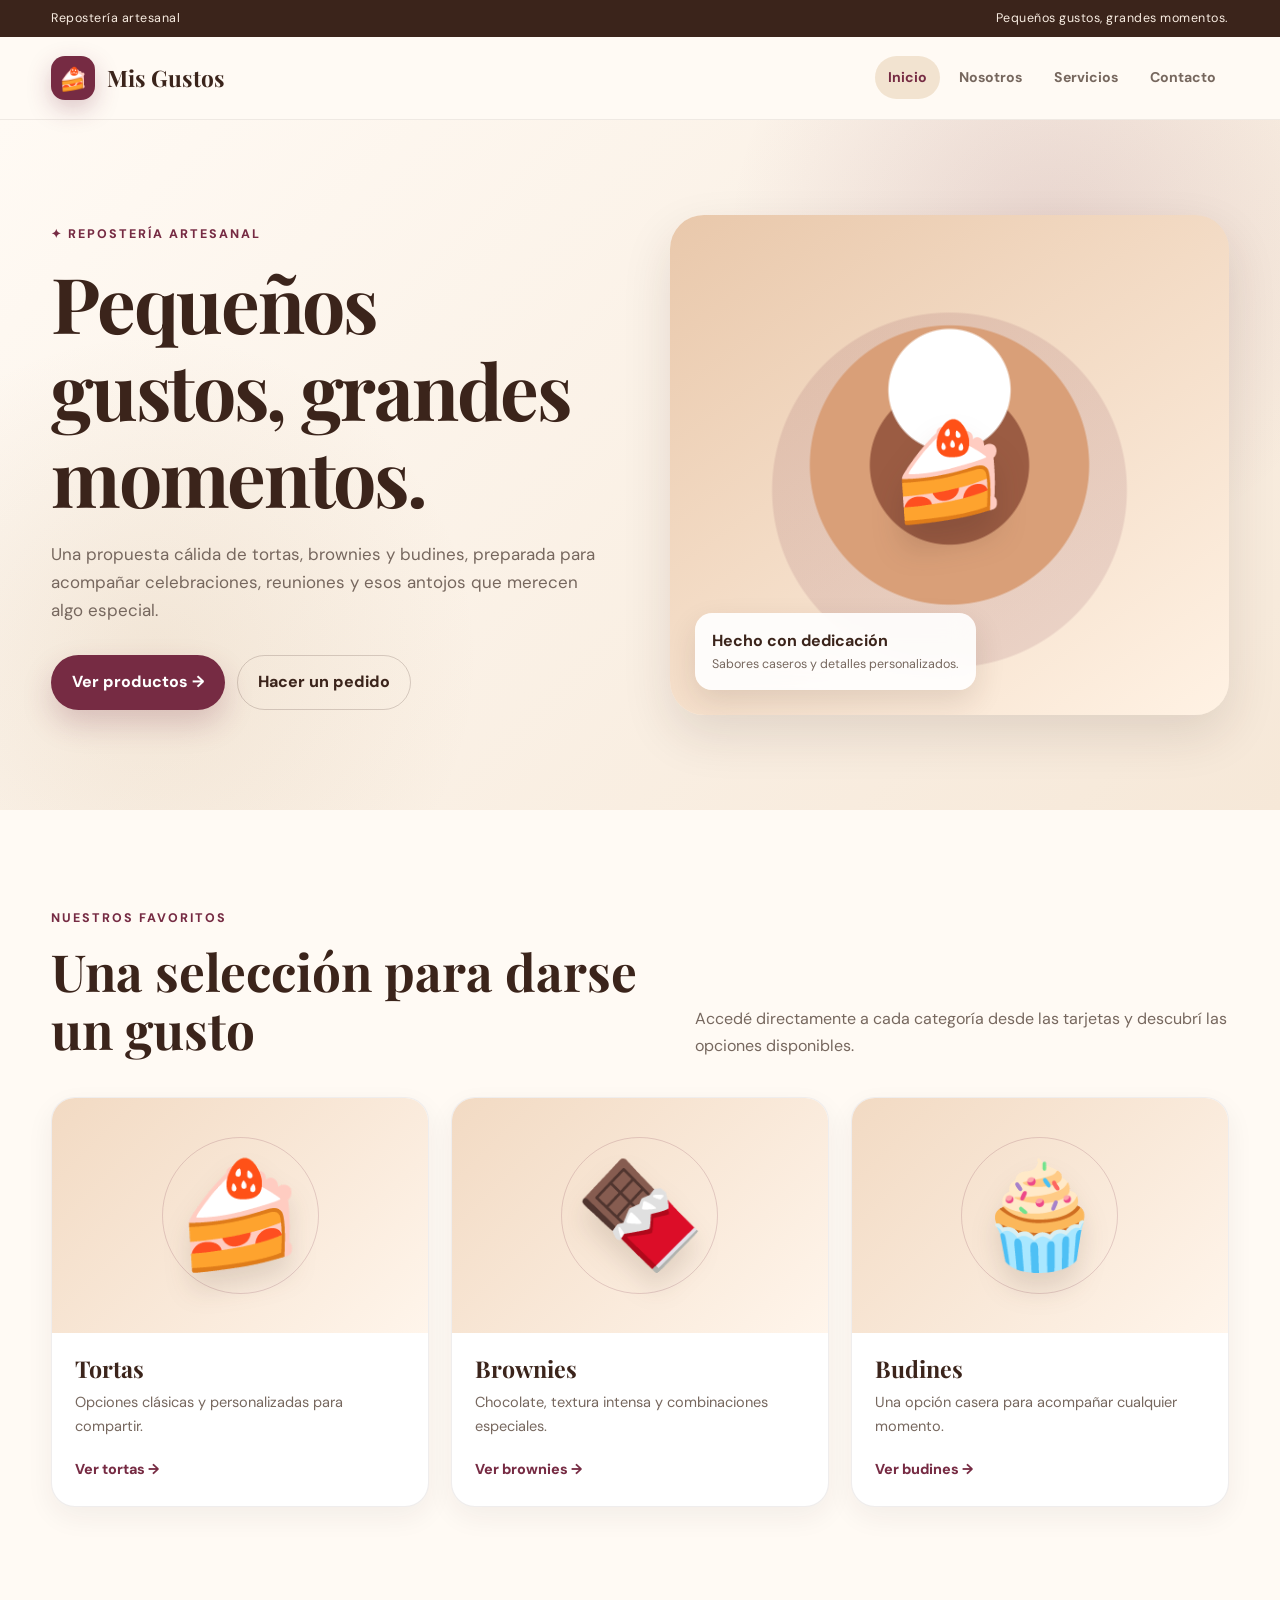
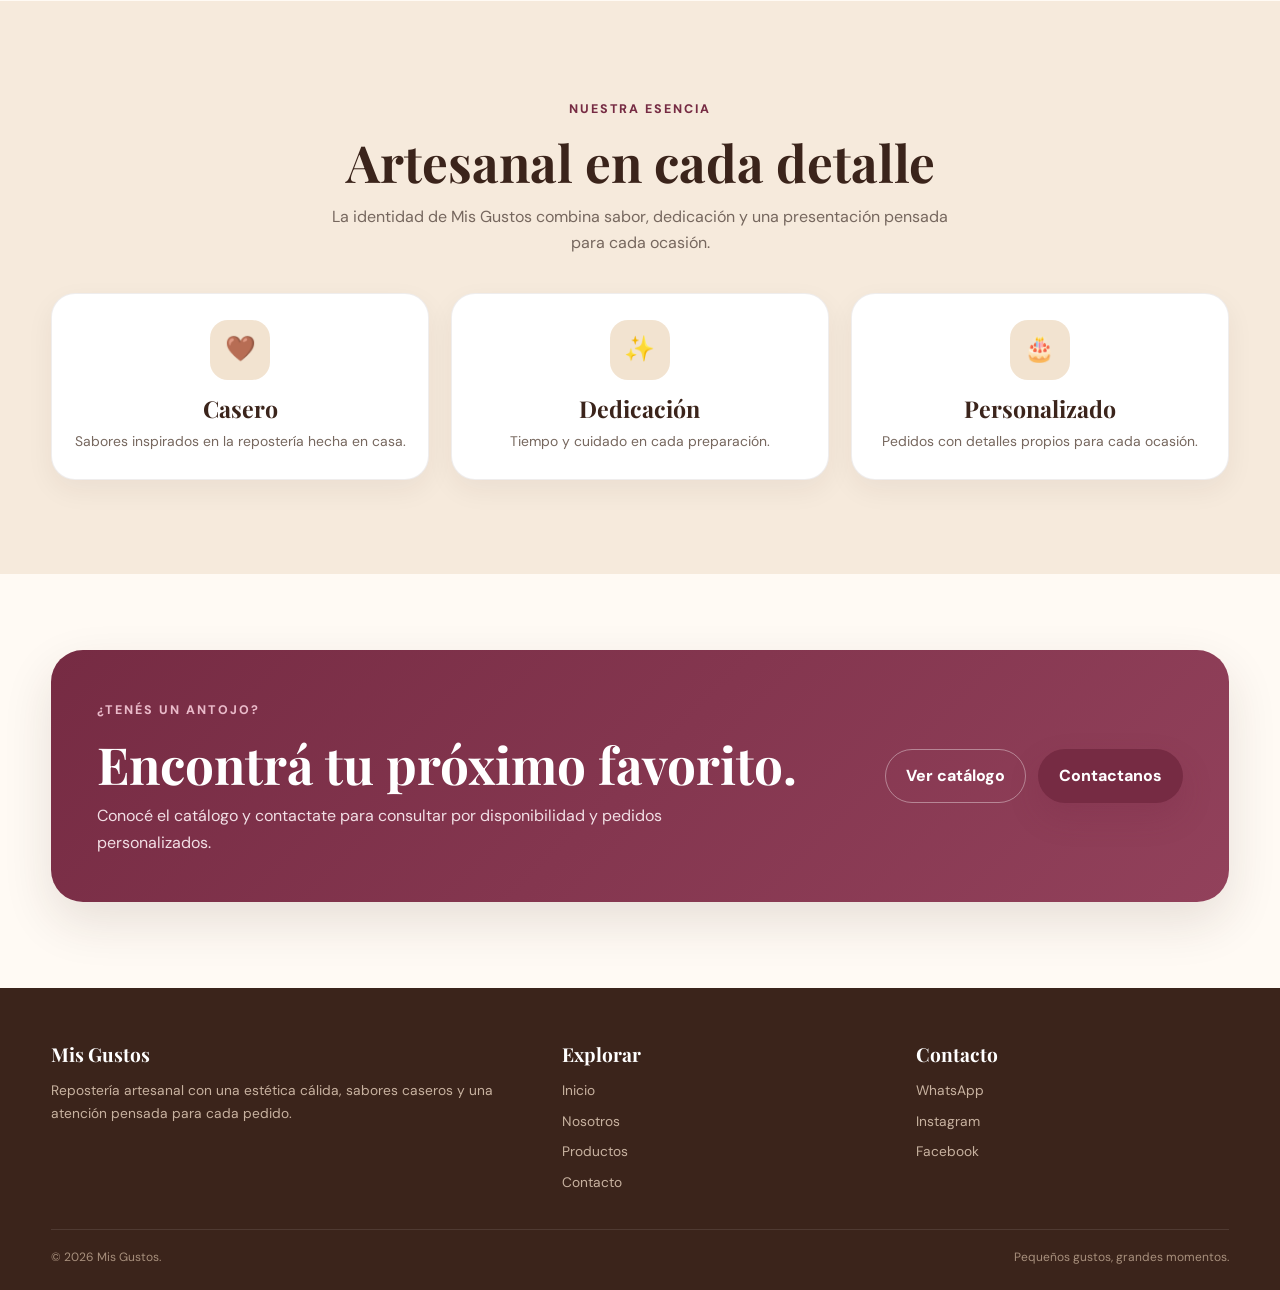
<file: index.html>
<!DOCTYPE html>
<html lang="es">
<head>
<meta charset="UTF-8">
<meta name="viewport" content="width=device-width, initial-scale=1.0">
<meta name="description" content="Inicio | Mis Gustos — Repostería artesanal">
<title>Inicio | Mis Gustos</title>
<link rel="stylesheet" href="css/estilos.css">
</head>
<body>
<div class="topbar"><div class="container"><span>Repostería artesanal</span><span>Pequeños gustos, grandes momentos.</span></div></div>

<header>
  <div class="container nav">
    <a class="logo" href="index.html" aria-label="Mis Gustos"><span class="logo-mark">🍰</span><span>Mis Gustos</span></a>
    <button class="menu-toggle" aria-label="Abrir menú" aria-expanded="false">☰</button>
    <nav aria-label="Navegación principal">
      <ul class="nav-links">
        <li><a class="active" href="index.html">Inicio</a></li><li><a class="" href="nosotros.html">Nosotros</a></li><li><a class="" href="servicios.html">Servicios</a></li><li><a class="" href="contacto.html">Contacto</a></li>
      </ul>
    </nav>
  </div>
</header>


<main>
<section class="hero">
  <div class="container hero-grid">
    <div>
      <span class="eyebrow">✦ Repostería artesanal</span>
      <h1>Pequeños gustos, grandes momentos.</h1>
      <p>Una propuesta cálida de tortas, brownies y budines, preparada para acompañar celebraciones, reuniones y esos antojos que merecen algo especial.</p>
      <div class="actions">
        <a class="btn btn-primary" href="servicios.html#productos">Ver productos →</a>
        <a class="btn btn-outline" href="contacto.html#contacto">Hacer un pedido</a>
      </div>
    </div>
    <div class="hero-art">
      <div class="floating-note"><strong>Hecho con dedicación</strong><span>Sabores caseros y detalles personalizados.</span></div>
    </div>
  </div>
</section>

<section class="section" id="favoritos">
  <div class="container">
    <div class="section-head">
      <div><span class="eyebrow">Nuestros favoritos</span><h2>Una selección para darse un gusto</h2></div>
      <p>Accedé directamente a cada categoría desde las tarjetas y descubrí las opciones disponibles.</p>
    </div>
    <div class="cards-3">
      <article class="card product-card"><div class="product-art cake"></div><div class="card-body"><h3>Tortas</h3><p>Opciones clásicas y personalizadas para compartir.</p><a class="link" href="servicios.html#tortas">Ver tortas →</a></div></article>
      <article class="card product-card"><div class="product-art brownie"></div><div class="card-body"><h3>Brownies</h3><p>Chocolate, textura intensa y combinaciones especiales.</p><a class="link" href="servicios.html#brownies">Ver brownies →</a></div></article>
      <article class="card product-card"><div class="product-art budin"></div><div class="card-body"><h3>Budines</h3><p>Una opción casera para acompañar cualquier momento.</p><a class="link" href="servicios.html#budines">Ver budines →</a></div></article>
    </div>
  </div>
</section>

<section class="section soft" id="esencia">
  <div class="container">
    <div class="center"><span class="eyebrow">Nuestra esencia</span><h2>Artesanal en cada detalle</h2><p>La identidad de Mis Gustos combina sabor, dedicación y una presentación pensada para cada ocasión.</p></div>
    <div class="cards-3" style="margin-top:36px">
      <div class="card value"><div class="value-icon">🤎</div><h3>Casero</h3><p>Sabores inspirados en la repostería hecha en casa.</p></div>
      <div class="card value"><div class="value-icon">✨</div><h3>Dedicación</h3><p>Tiempo y cuidado en cada preparación.</p></div>
      <div class="card value"><div class="value-icon">🎂</div><h3>Personalizado</h3><p>Pedidos con detalles propios para cada ocasión.</p></div>
    </div>
  </div>
</section>

<section class="cta">
  <div class="container">
    <div class="cta-box">
      <div><span class="eyebrow" style="color:#e9bac9">¿Tenés un antojo?</span><h2>Encontrá tu próximo favorito.</h2><p>Conocé el catálogo y contactate para consultar por disponibilidad y pedidos personalizados.</p></div>
      <div class="actions"><a class="btn btn-outline" href="servicios.html#productos">Ver catálogo</a><a class="btn btn-primary" href="contacto.html#contacto">Contactanos</a></div>
    </div>
  </div>
</section>
</main>



<footer>
  <div class="container">
    <div class="footer-grid">
      <div>
        <h3>Mis Gustos</h3>
        <p>Repostería artesanal con una estética cálida, sabores caseros y una atención pensada para cada pedido.</p>
      </div>
      <div>
        <h3>Explorar</h3>
        <div class="footer-links">
          <a href="index.html">Inicio</a>
          <a href="nosotros.html">Nosotros</a>
          <a href="servicios.html#productos">Productos</a>
          <a href="contacto.html#contacto">Contacto</a>
        </div>
      </div>
      <div>
        <h3>Contacto</h3>
        <div class="footer-links">
          <a href="contacto.html#redes">WhatsApp</a>
          <a href="contacto.html#redes">Instagram</a>
          <a href="contacto.html#redes">Facebook</a>
        </div>
      </div>
    </div>
    <div class="footer-bottom">
      <span>© 2026 Mis Gustos.</span>
      <span>Pequeños gustos, grandes momentos.</span>
    </div>
  </div>
</footer>

<script src="js/app.js"></script>
</body>
</html>
</file>
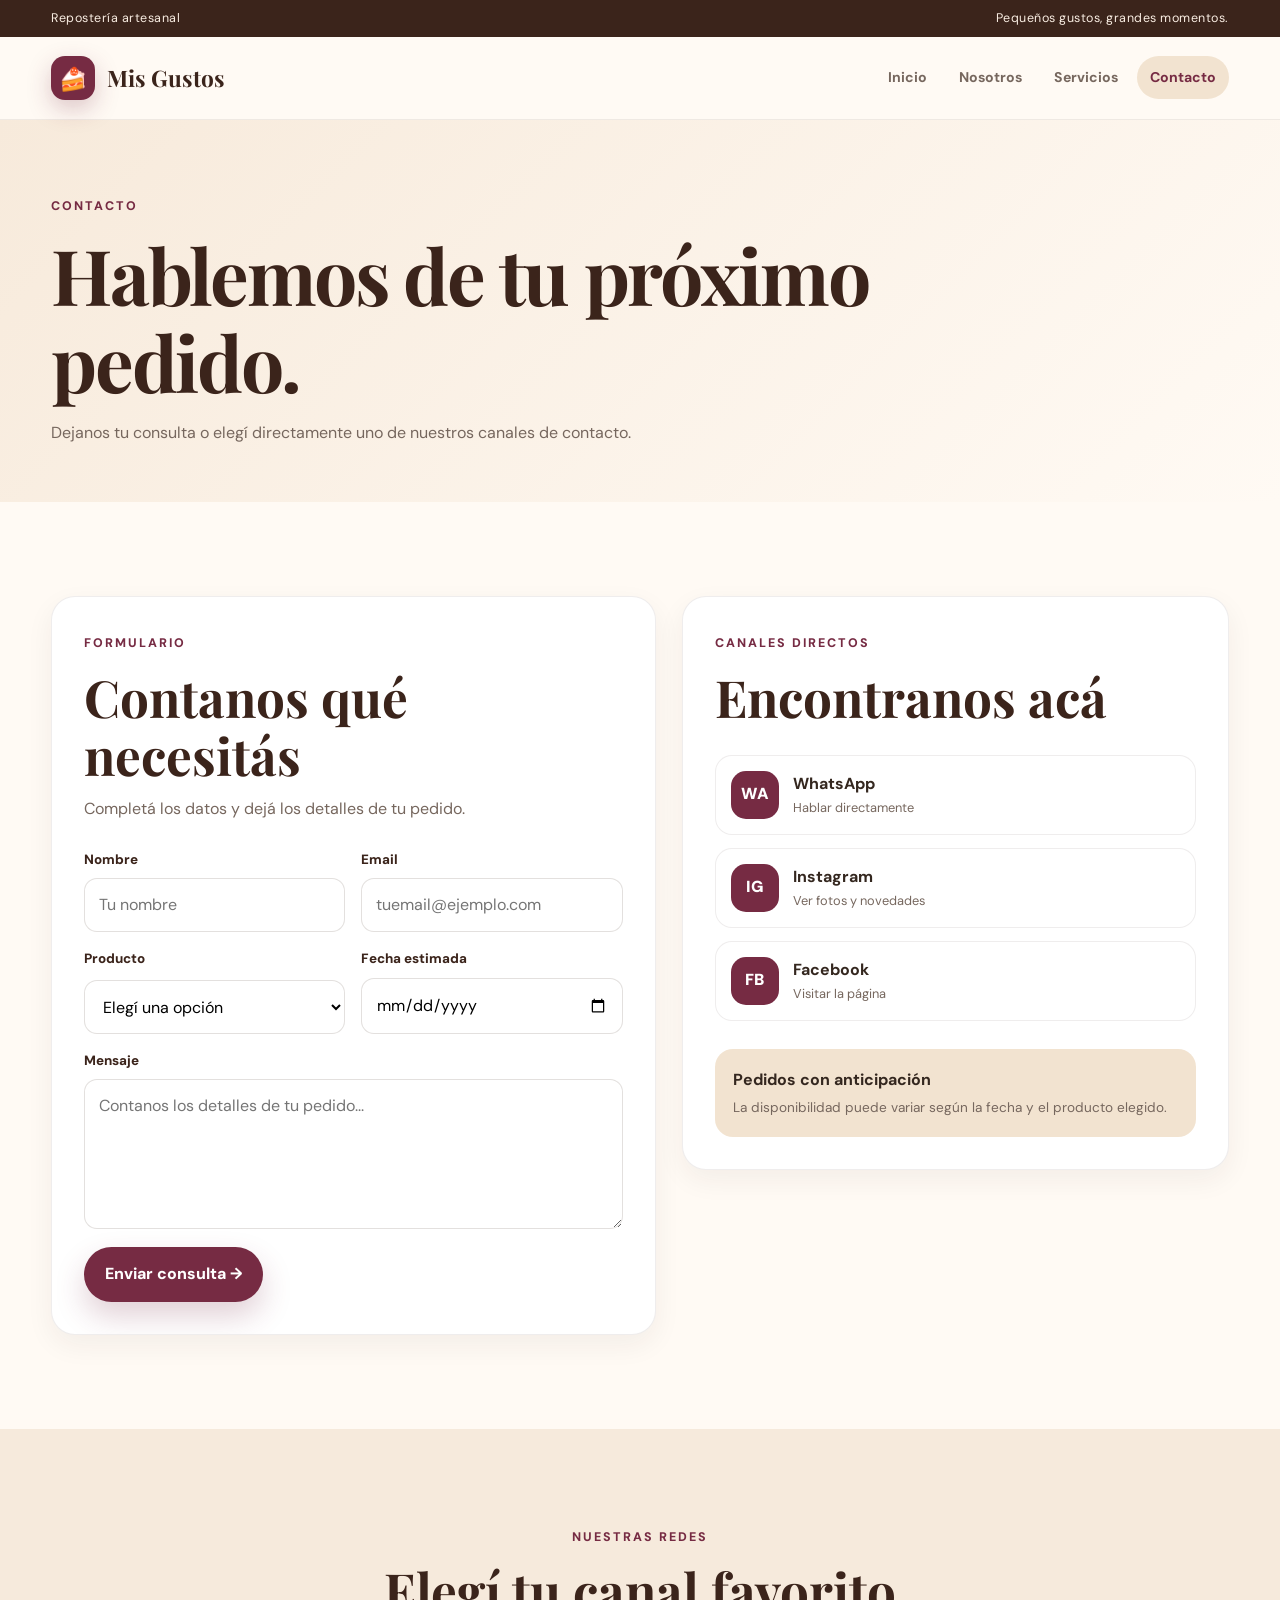
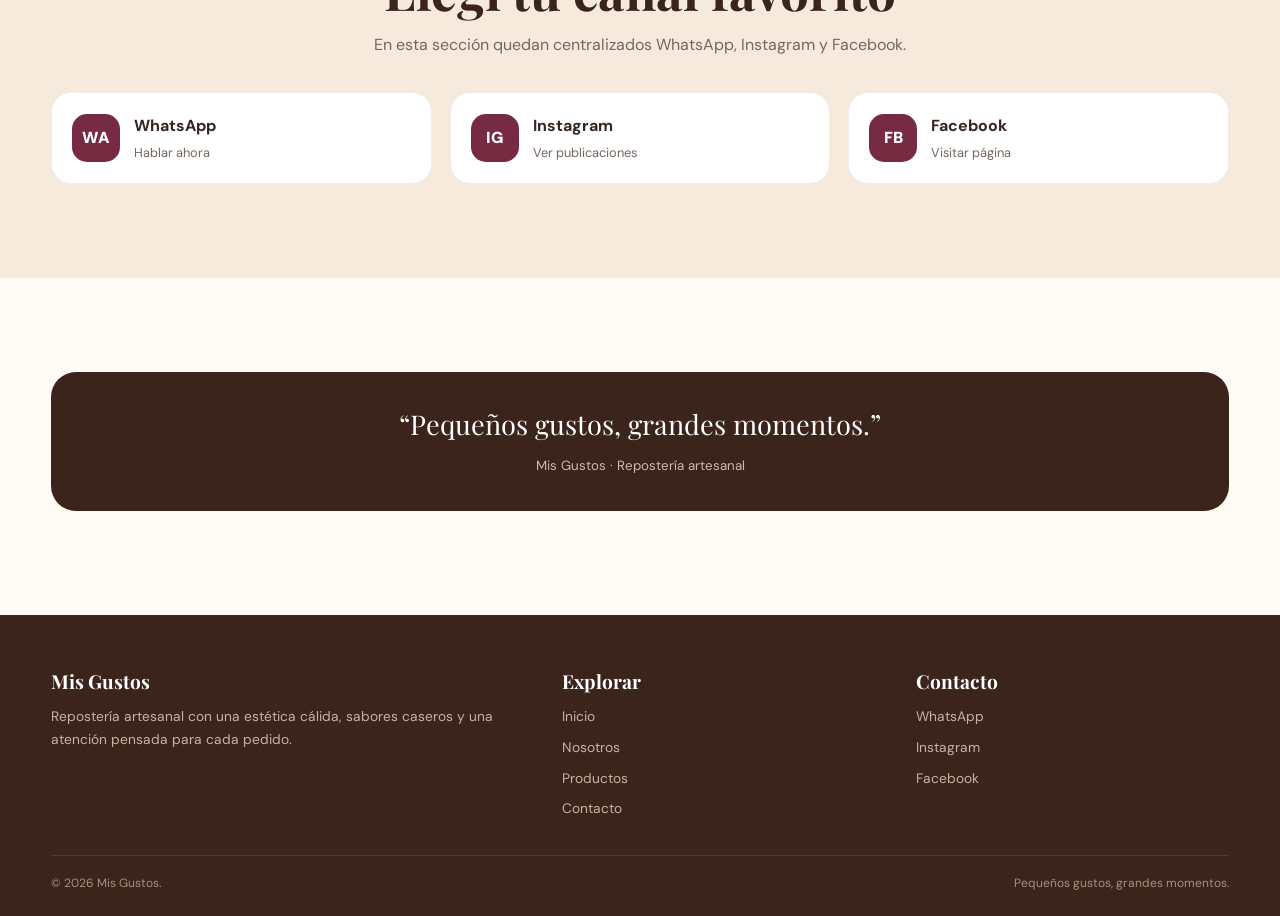
<file: contacto.html>
<!DOCTYPE html>
<html lang="es">
<head>
<meta charset="UTF-8">
<meta name="viewport" content="width=device-width, initial-scale=1.0">
<meta name="description" content="Contacto | Mis Gustos — Repostería artesanal">
<title>Contacto | Mis Gustos</title>
<link rel="stylesheet" href="css/estilos.css">
</head>
<body>
<div class="topbar"><div class="container"><span>Repostería artesanal</span><span>Pequeños gustos, grandes momentos.</span></div></div>

<header>
  <div class="container nav">
    <a class="logo" href="index.html" aria-label="Mis Gustos"><span class="logo-mark">🍰</span><span>Mis Gustos</span></a>
    <button class="menu-toggle" aria-label="Abrir menú" aria-expanded="false">☰</button>
    <nav aria-label="Navegación principal">
      <ul class="nav-links">
        <li><a class="" href="index.html">Inicio</a></li><li><a class="" href="nosotros.html">Nosotros</a></li><li><a class="" href="servicios.html">Servicios</a></li><li><a class="active" href="contacto.html">Contacto</a></li>
      </ul>
    </nav>
  </div>
</header>


<main>
<section class="page-hero" id="contacto">
  <div class="container"><span class="eyebrow">Contacto</span><h1>Hablemos de tu próximo pedido.</h1><p>Dejanos tu consulta o elegí directamente uno de nuestros canales de contacto.</p></div>
</section>

<section class="section">
  <div class="container form-layout">
    <div class="card form-card" id="formulario">
      <span class="eyebrow">Formulario</span><h2>Contanos qué necesitás</h2>
      <p style="color:var(--muted);margin:12px 0 26px">Completá los datos y dejá los detalles de tu pedido.</p>
      <form id="contact-form">
        <div class="form-grid">
          <div class="field"><label for="nombre">Nombre</label><input id="nombre" required placeholder="Tu nombre"></div>
          <div class="field"><label for="email">Email</label><input id="email" type="email" required placeholder="tuemail@ejemplo.com"></div>
          <div class="field"><label for="producto">Producto</label><select id="producto"><option value="">Elegí una opción</option><option>Torta</option><option>Brownie</option><option>Budín</option><option>Pedido personalizado</option></select></div>
          <div class="field"><label for="fecha">Fecha estimada</label><input id="fecha" type="date"></div>
          <div class="field full"><label for="mensaje">Mensaje</label><textarea id="mensaje" required placeholder="Contanos los detalles de tu pedido..."></textarea></div>
        </div>
        <button class="btn btn-primary" type="submit" style="margin-top:18px">Enviar consulta →</button>
        <div class="status" id="form-status"></div>
      </form>
    </div>

    <aside class="card contact-card">
      <span class="eyebrow">Canales directos</span><h2>Encontranos acá</h2>
      <div class="contact-list">
        <!-- Reemplazá estos 3 enlaces por los datos reales de Mis Gustos -->
        <a class="contact-item" href="https://wa.me/" target="_blank" rel="noopener"><span class="contact-icon">WA</span><span><strong>WhatsApp</strong><small>Hablar directamente</small></span></a>
        <a class="contact-item" href="https://www.instagram.com/" target="_blank" rel="noopener"><span class="contact-icon">IG</span><span><strong>Instagram</strong><small>Ver fotos y novedades</small></span></a>
        <a class="contact-item" href="https://www.facebook.com/" target="_blank" rel="noopener"><span class="contact-icon">FB</span><span><strong>Facebook</strong><small>Visitar la página</small></span></a>
      </div>
      <div style="margin-top:28px;padding:18px;border-radius:18px;background:var(--beige)"><strong style="display:block">Pedidos con anticipación</strong><span style="display:block;color:var(--muted);font-size:.85rem;margin-top:4px">La disponibilidad puede variar según la fecha y el producto elegido.</span></div>
    </aside>
  </div>
</section>

<section class="section soft" id="redes">
  <div class="container">
    <div class="center"><span class="eyebrow">Nuestras redes</span><h2>Elegí tu canal favorito</h2><p>En esta sección quedan centralizados WhatsApp, Instagram y Facebook.</p></div>
    <div class="network-grid">
      <!-- Reemplazá estos 3 enlaces por los datos reales de Mis Gustos -->
      <a class="network-card" href="https://wa.me/" target="_blank" rel="noopener"><div class="network-icon">WA</div><div><strong>WhatsApp</strong><span>Hablar ahora</span></div></a>
      <a class="network-card" href="https://www.instagram.com/" target="_blank" rel="noopener"><div class="network-icon">IG</div><div><strong>Instagram</strong><span>Ver publicaciones</span></div></a>
      <a class="network-card" href="https://www.facebook.com/" target="_blank" rel="noopener"><div class="network-icon">FB</div><div><strong>Facebook</strong><span>Visitar página</span></div></a>
    </div>
  </div>
</section>

<section class="section">
  <div class="container"><div class="quote"><p>“Pequeños gustos, grandes momentos.”</p><small>Mis Gustos · Repostería artesanal</small></div></div>
</section>
</main>



<footer>
  <div class="container">
    <div class="footer-grid">
      <div>
        <h3>Mis Gustos</h3>
        <p>Repostería artesanal con una estética cálida, sabores caseros y una atención pensada para cada pedido.</p>
      </div>
      <div>
        <h3>Explorar</h3>
        <div class="footer-links">
          <a href="index.html">Inicio</a>
          <a href="nosotros.html">Nosotros</a>
          <a href="servicios.html#productos">Productos</a>
          <a href="contacto.html#contacto">Contacto</a>
        </div>
      </div>
      <div>
        <h3>Contacto</h3>
        <div class="footer-links">
          <a href="contacto.html#redes">WhatsApp</a>
          <a href="contacto.html#redes">Instagram</a>
          <a href="contacto.html#redes">Facebook</a>
        </div>
      </div>
    </div>
    <div class="footer-bottom">
      <span>© 2026 Mis Gustos.</span>
      <span>Pequeños gustos, grandes momentos.</span>
    </div>
  </div>
</footer>

<script src="js/app.js"></script>
</body>
</html>
</file>
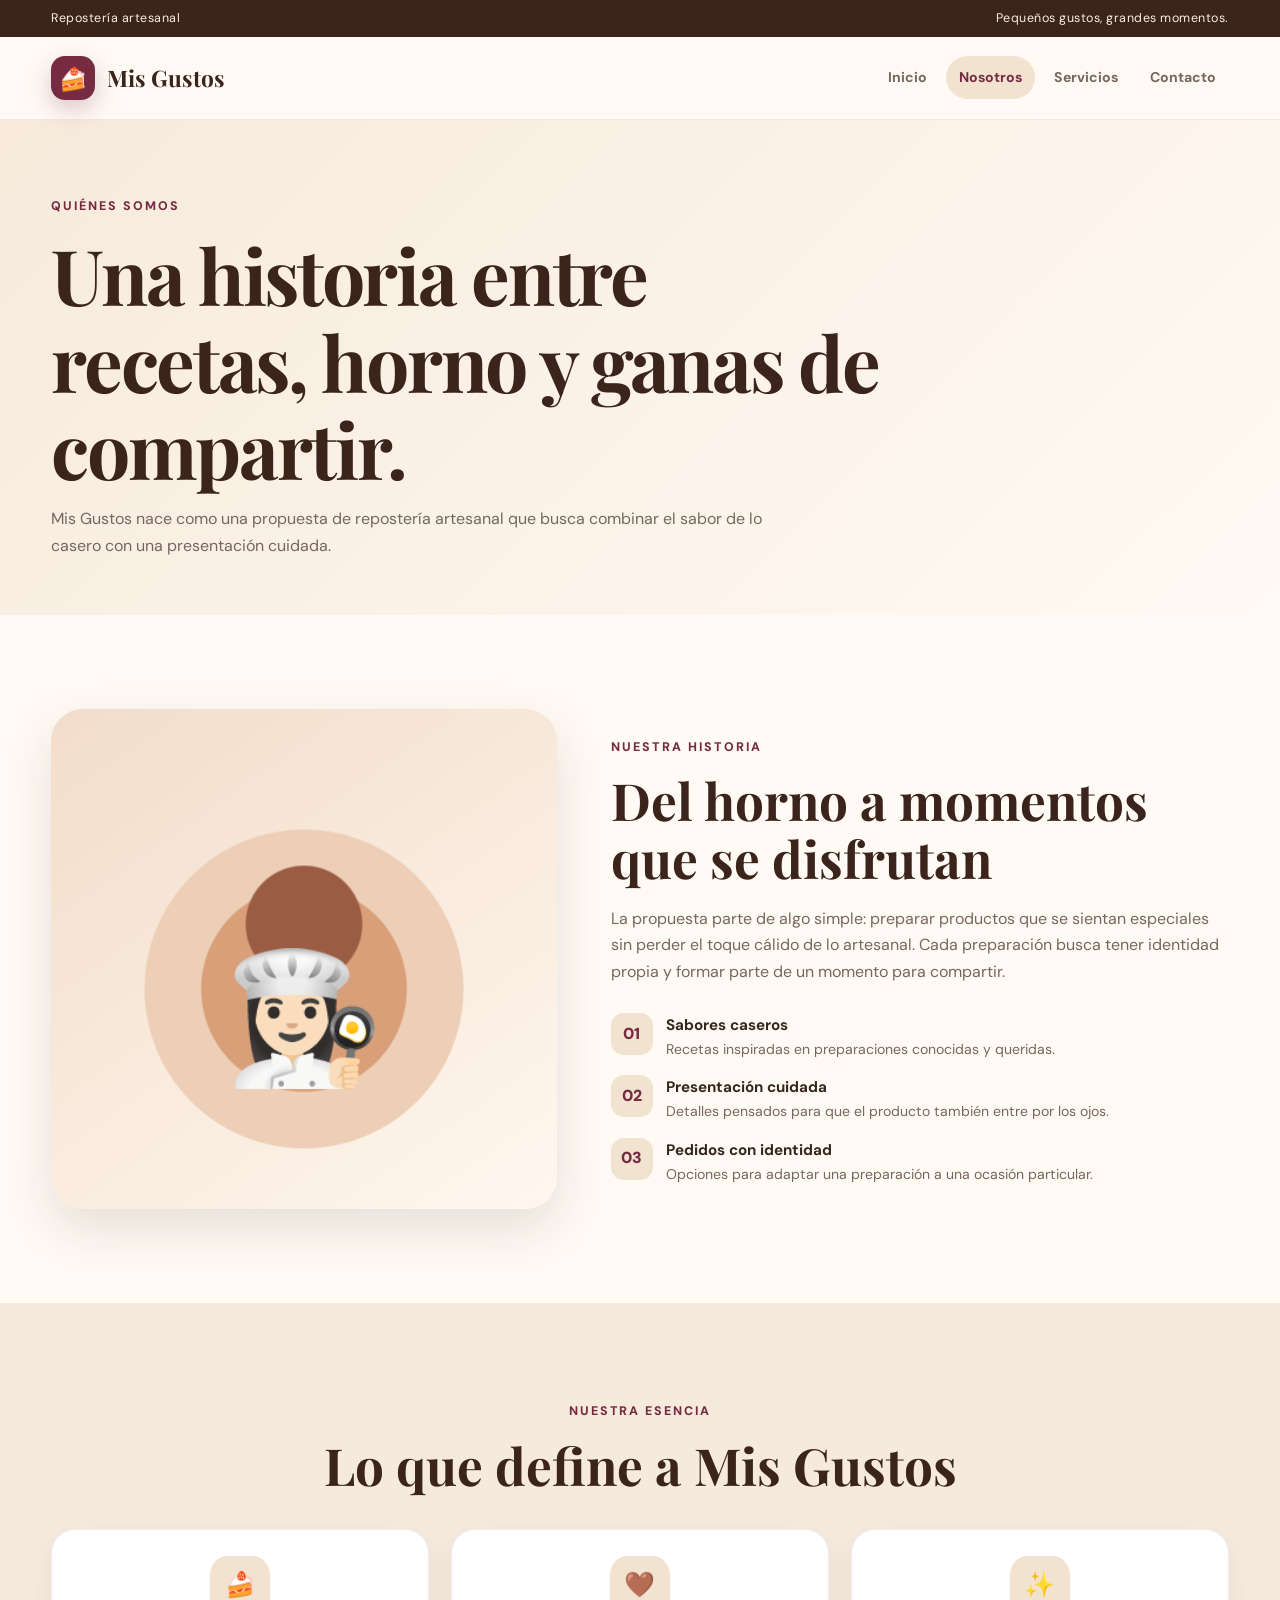
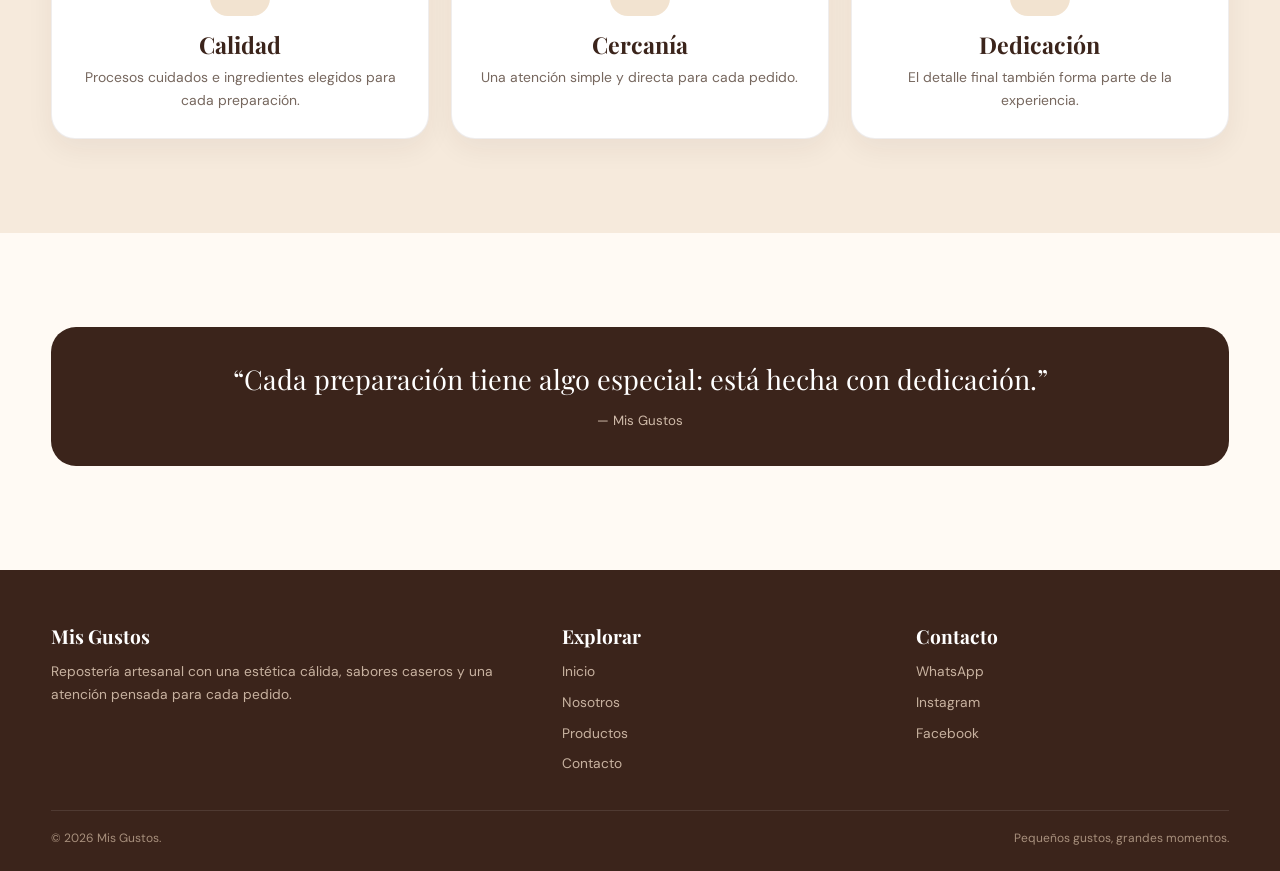
<file: nosotros.html>
<!DOCTYPE html>
<html lang="es">
<head>
<meta charset="UTF-8">
<meta name="viewport" content="width=device-width, initial-scale=1.0">
<meta name="description" content="Nosotros | Mis Gustos — Repostería artesanal">
<title>Nosotros | Mis Gustos</title>
<link rel="stylesheet" href="css/estilos.css">
</head>
<body>
<div class="topbar"><div class="container"><span>Repostería artesanal</span><span>Pequeños gustos, grandes momentos.</span></div></div>

<header>
  <div class="container nav">
    <a class="logo" href="index.html" aria-label="Mis Gustos"><span class="logo-mark">🍰</span><span>Mis Gustos</span></a>
    <button class="menu-toggle" aria-label="Abrir menú" aria-expanded="false">☰</button>
    <nav aria-label="Navegación principal">
      <ul class="nav-links">
        <li><a class="" href="index.html">Inicio</a></li><li><a class="active" href="nosotros.html">Nosotros</a></li><li><a class="" href="servicios.html">Servicios</a></li><li><a class="" href="contacto.html">Contacto</a></li>
      </ul>
    </nav>
  </div>
</header>


<main>
<section class="page-hero">
  <div class="container"><span class="eyebrow">Quiénes somos</span><h1>Una historia entre recetas, horno y ganas de compartir.</h1><p>Mis Gustos nace como una propuesta de repostería artesanal que busca combinar el sabor de lo casero con una presentación cuidada.</p></div>
</section>

<section class="section">
  <div class="container feature-grid">
    <div class="story-art"></div>
    <div>
      <span class="eyebrow">Nuestra historia</span>
      <h2>Del horno a momentos que se disfrutan</h2>
      <p style="color:var(--muted);margin-top:18px">La propuesta parte de algo simple: preparar productos que se sientan especiales sin perder el toque cálido de lo artesanal. Cada preparación busca tener identidad propia y formar parte de un momento para compartir.</p>
      <div class="pill-list">
        <div class="pill"><div class="pill-icon">01</div><div><strong>Sabores caseros</strong><span>Recetas inspiradas en preparaciones conocidas y queridas.</span></div></div>
        <div class="pill"><div class="pill-icon">02</div><div><strong>Presentación cuidada</strong><span>Detalles pensados para que el producto también entre por los ojos.</span></div></div>
        <div class="pill"><div class="pill-icon">03</div><div><strong>Pedidos con identidad</strong><span>Opciones para adaptar una preparación a una ocasión particular.</span></div></div>
      </div>
    </div>
  </div>
</section>

<section class="section soft">
  <div class="container">
    <div class="center"><span class="eyebrow">Nuestra esencia</span><h2>Lo que define a Mis Gustos</h2></div>
    <div class="cards-3" style="margin-top:34px">
      <div class="card value"><div class="value-icon">🍰</div><h3>Calidad</h3><p>Procesos cuidados e ingredientes elegidos para cada preparación.</p></div>
      <div class="card value"><div class="value-icon">🤎</div><h3>Cercanía</h3><p>Una atención simple y directa para cada pedido.</p></div>
      <div class="card value"><div class="value-icon">✨</div><h3>Dedicación</h3><p>El detalle final también forma parte de la experiencia.</p></div>
    </div>
  </div>
</section>

<section class="section">
  <div class="container">
    <div class="quote"><p>“Cada preparación tiene algo especial: está hecha con dedicación.”</p><small>— Mis Gustos</small></div>
  </div>
</section>
</main>



<footer>
  <div class="container">
    <div class="footer-grid">
      <div>
        <h3>Mis Gustos</h3>
        <p>Repostería artesanal con una estética cálida, sabores caseros y una atención pensada para cada pedido.</p>
      </div>
      <div>
        <h3>Explorar</h3>
        <div class="footer-links">
          <a href="index.html">Inicio</a>
          <a href="nosotros.html">Nosotros</a>
          <a href="servicios.html#productos">Productos</a>
          <a href="contacto.html#contacto">Contacto</a>
        </div>
      </div>
      <div>
        <h3>Contacto</h3>
        <div class="footer-links">
          <a href="contacto.html#redes">WhatsApp</a>
          <a href="contacto.html#redes">Instagram</a>
          <a href="contacto.html#redes">Facebook</a>
        </div>
      </div>
    </div>
    <div class="footer-bottom">
      <span>© 2026 Mis Gustos.</span>
      <span>Pequeños gustos, grandes momentos.</span>
    </div>
  </div>
</footer>

<script src="js/app.js"></script>
</body>
</html>
</file>
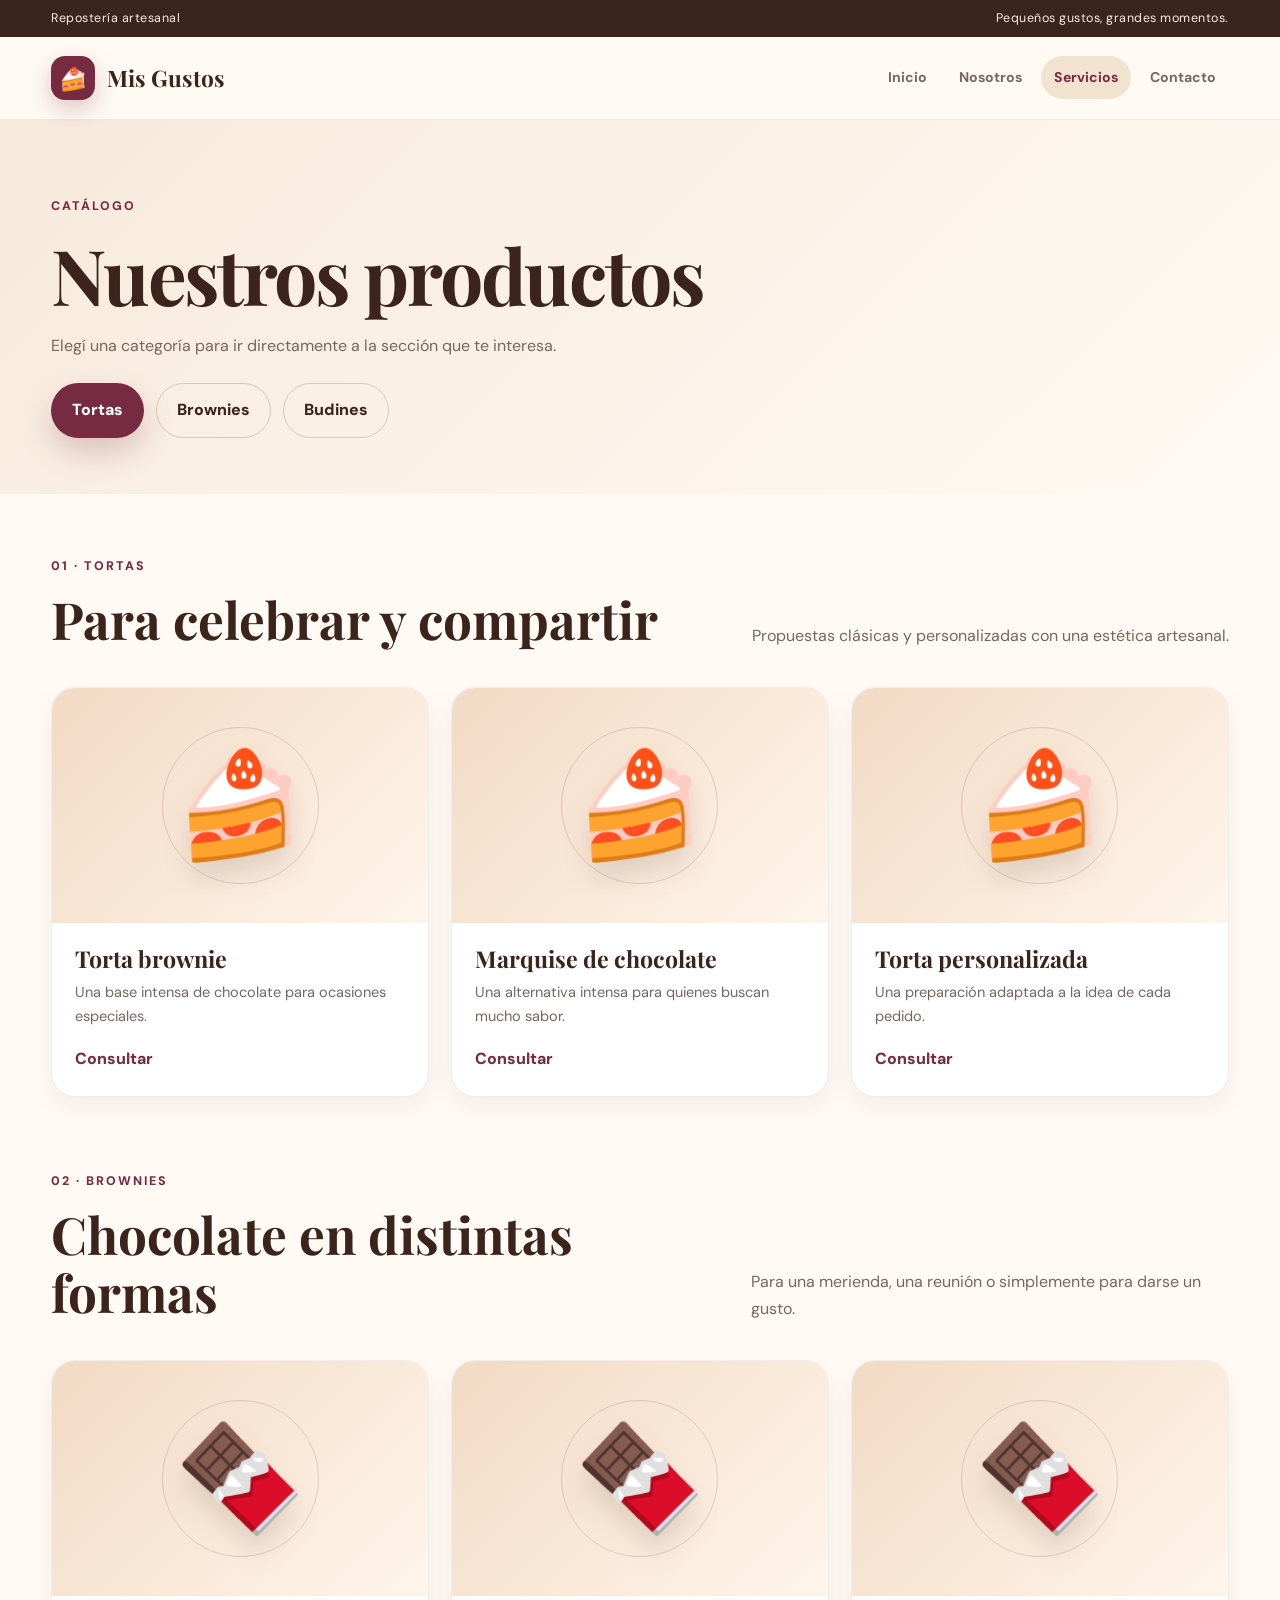
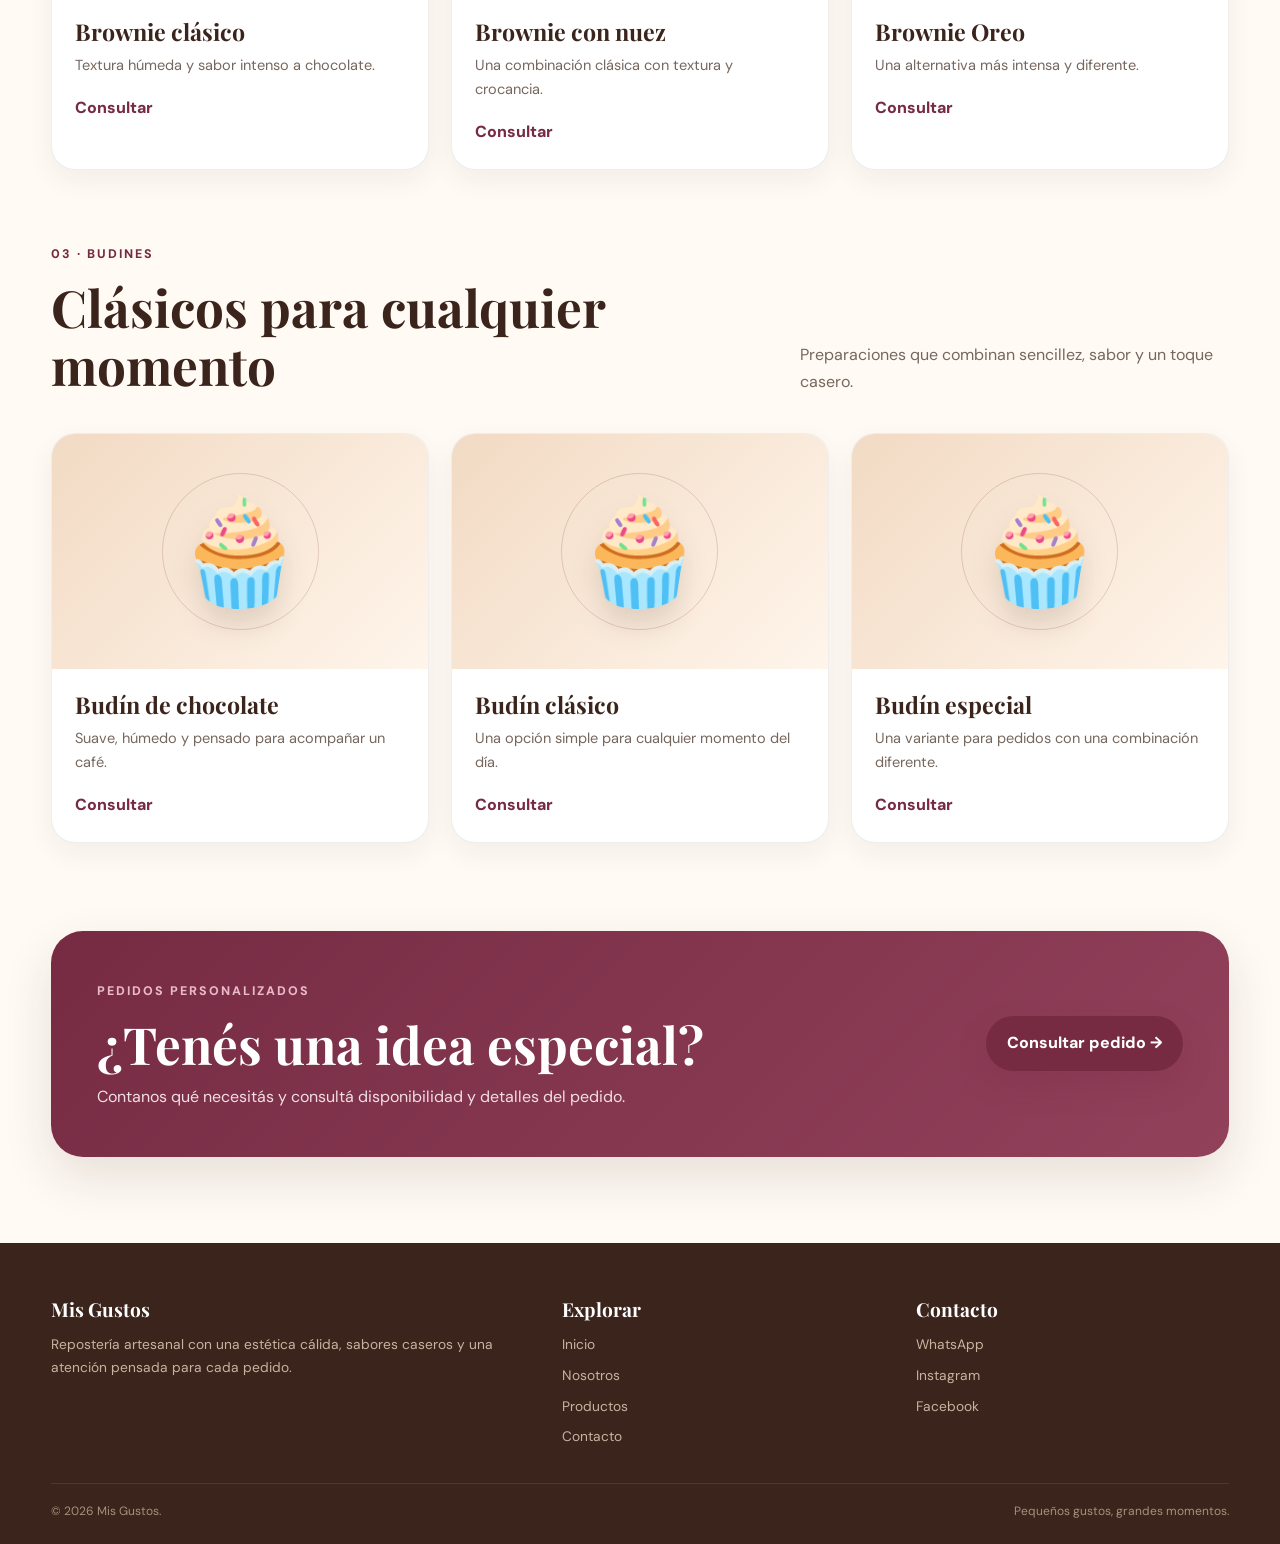
<file: servicios.html>
<!DOCTYPE html>
<html lang="es">
<head>
<meta charset="UTF-8">
<meta name="viewport" content="width=device-width, initial-scale=1.0">
<meta name="description" content="Servicios | Mis Gustos — Repostería artesanal">
<title>Servicios | Mis Gustos</title>
<link rel="stylesheet" href="css/estilos.css">
</head>
<body>
<div class="topbar"><div class="container"><span>Repostería artesanal</span><span>Pequeños gustos, grandes momentos.</span></div></div>

<header>
  <div class="container nav">
    <a class="logo" href="index.html" aria-label="Mis Gustos"><span class="logo-mark">🍰</span><span>Mis Gustos</span></a>
    <button class="menu-toggle" aria-label="Abrir menú" aria-expanded="false">☰</button>
    <nav aria-label="Navegación principal">
      <ul class="nav-links">
        <li><a class="" href="index.html">Inicio</a></li><li><a class="" href="nosotros.html">Nosotros</a></li><li><a class="active" href="servicios.html">Servicios</a></li><li><a class="" href="contacto.html">Contacto</a></li>
      </ul>
    </nav>
  </div>
</header>


<main>
<section class="page-hero" id="productos">
  <div class="container">
    <span class="eyebrow">Catálogo</span><h1>Nuestros productos</h1>
    <p>Elegí una categoría para ir directamente a la sección que te interesa.</p>
    <div class="actions" style="margin-top:24px">
      <a class="btn btn-primary" href="#tortas">Tortas</a><a class="btn btn-outline" href="#brownies">Brownies</a><a class="btn btn-outline" href="#budines">Budines</a>
    </div>
  </div>
</section>

<section class="service-section" id="tortas">
  <div class="container">
    <div class="section-head"><div><span class="eyebrow">01 · Tortas</span><h2>Para celebrar y compartir</h2></div><p>Propuestas clásicas y personalizadas con una estética artesanal.</p></div>
    <div class="cards-3">
      <article class="card product-card"><div class="product-art cake"></div><div class="card-body"><h3>Torta brownie</h3><p>Una base intensa de chocolate para ocasiones especiales.</p><span class="price">Consultar</span></div></article>
      <article class="card product-card"><div class="product-art cake"></div><div class="card-body"><h3>Marquise de chocolate</h3><p>Una alternativa intensa para quienes buscan mucho sabor.</p><span class="price">Consultar</span></div></article>
      <article class="card product-card"><div class="product-art cake"></div><div class="card-body"><h3>Torta personalizada</h3><p>Una preparación adaptada a la idea de cada pedido.</p><span class="price">Consultar</span></div></article>
    </div>
  </div>
</section>

<section class="service-section" id="brownies">
  <div class="container">
    <div class="section-head"><div><span class="eyebrow">02 · Brownies</span><h2>Chocolate en distintas formas</h2></div><p>Para una merienda, una reunión o simplemente para darse un gusto.</p></div>
    <div class="cards-3">
      <article class="card product-card"><div class="product-art brownie"></div><div class="card-body"><h3>Brownie clásico</h3><p>Textura húmeda y sabor intenso a chocolate.</p><span class="price">Consultar</span></div></article>
      <article class="card product-card"><div class="product-art brownie"></div><div class="card-body"><h3>Brownie con nuez</h3><p>Una combinación clásica con textura y crocancia.</p><span class="price">Consultar</span></div></article>
      <article class="card product-card"><div class="product-art brownie"></div><div class="card-body"><h3>Brownie Oreo</h3><p>Una alternativa más intensa y diferente.</p><span class="price">Consultar</span></div></article>
    </div>
  </div>
</section>

<section class="service-section" id="budines">
  <div class="container">
    <div class="section-head"><div><span class="eyebrow">03 · Budines</span><h2>Clásicos para cualquier momento</h2></div><p>Preparaciones que combinan sencillez, sabor y un toque casero.</p></div>
    <div class="cards-3">
      <article class="card product-card"><div class="product-art budin"></div><div class="card-body"><h3>Budín de chocolate</h3><p>Suave, húmedo y pensado para acompañar un café.</p><span class="price">Consultar</span></div></article>
      <article class="card product-card"><div class="product-art budin"></div><div class="card-body"><h3>Budín clásico</h3><p>Una opción simple para cualquier momento del día.</p><span class="price">Consultar</span></div></article>
      <article class="card product-card"><div class="product-art budin"></div><div class="card-body"><h3>Budín especial</h3><p>Una variante para pedidos con una combinación diferente.</p><span class="price">Consultar</span></div></article>
    </div>
  </div>
</section>

<section class="cta">
  <div class="container">
    <div class="cta-box"><div><span class="eyebrow" style="color:#e9bac9">Pedidos personalizados</span><h2>¿Tenés una idea especial?</h2><p>Contanos qué necesitás y consultá disponibilidad y detalles del pedido.</p></div><a class="btn btn-primary" href="contacto.html#contacto">Consultar pedido →</a></div>
  </div>
</section>
</main>



<footer>
  <div class="container">
    <div class="footer-grid">
      <div>
        <h3>Mis Gustos</h3>
        <p>Repostería artesanal con una estética cálida, sabores caseros y una atención pensada para cada pedido.</p>
      </div>
      <div>
        <h3>Explorar</h3>
        <div class="footer-links">
          <a href="index.html">Inicio</a>
          <a href="nosotros.html">Nosotros</a>
          <a href="servicios.html#productos">Productos</a>
          <a href="contacto.html#contacto">Contacto</a>
        </div>
      </div>
      <div>
        <h3>Contacto</h3>
        <div class="footer-links">
          <a href="contacto.html#redes">WhatsApp</a>
          <a href="contacto.html#redes">Instagram</a>
          <a href="contacto.html#redes">Facebook</a>
        </div>
      </div>
    </div>
    <div class="footer-bottom">
      <span>© 2026 Mis Gustos.</span>
      <span>Pequeños gustos, grandes momentos.</span>
    </div>
  </div>
</footer>

<script src="js/app.js"></script>
</body>
</html>
</file>
<file: css/estilos.css>
@import url('https://fonts.googleapis.com/css2?family=DM+Sans:wght@400;500;600;700&family=Playfair+Display:wght@500;600;700&display=swap');

:root{
  --choco:#3b241b;
  --burgundy:#762b43;
  --burgundy-dark:#5d2034;
  --cream:#fffaf4;
  --beige:#f2e3d0;
  --beige-2:#ead4bd;
  --white:#fff;
  --text:#34271f;
  --muted:#76675e;
  --gold:#b58c58;
  --shadow:0 20px 50px rgba(59,36,27,.12);
  --radius:24px;
  --max:1180px;
}

*{box-sizing:border-box;margin:0;padding:0}
html{scroll-behavior:smooth}
body{
  font-family:"DM Sans",Arial,sans-serif;
  color:var(--text);
  background:var(--cream);
  line-height:1.65;
  overflow-x:hidden;
}
body::selection{background:var(--burgundy);color:#fff}
img{max-width:100%;display:block}
a{text-decoration:none;color:inherit}
button,input,select,textarea{font:inherit}

.container{width:min(92%,var(--max));margin:auto}

.topbar{background:var(--choco);color:#f9ede2;font-size:.78rem;padding:8px 0;letter-spacing:.04em}
.topbar .container{display:flex;justify-content:space-between;gap:16px}

header{
  position:sticky;top:0;z-index:100;
  background:rgba(255,250,244,.94);
  backdrop-filter:blur(18px);
  border-bottom:1px solid rgba(59,36,27,.08);
}
.nav{min-height:82px;display:flex;align-items:center;justify-content:space-between;gap:24px}
.logo{display:flex;align-items:center;gap:12px;font-family:"Playfair Display",serif;font-weight:700;font-size:1.42rem;color:var(--choco)}
.logo-mark{width:44px;height:44px;border-radius:14px;background:var(--burgundy);display:grid;place-items:center;color:#fff;box-shadow:0 9px 23px rgba(118,43,67,.25)}
.nav-links{list-style:none;display:flex;align-items:center;gap:6px}
.nav-links a{display:block;padding:10px 13px;border-radius:999px;color:var(--muted);font-size:.88rem;font-weight:700;transition:.2s}
.nav-links a:hover,.nav-links a.active{background:var(--beige);color:var(--burgundy)}

.menu-toggle{
  display:none;border:0;width:45px;height:45px;border-radius:14px;background:var(--beige);
  color:var(--choco);cursor:pointer;font-size:1.2rem
}

.hero{
  min-height:690px;display:flex;align-items:center;
  background:
    radial-gradient(circle at 82% 18%,rgba(118,43,67,.14),transparent 27%),
    radial-gradient(circle at 12% 78%,rgba(181,140,88,.14),transparent 26%),
    linear-gradient(135deg,#fffaf4 0%,#f6e8d8 100%);
  position:relative;overflow:hidden
}
.hero-grid{display:grid;grid-template-columns:1fr 1fr;gap:60px;align-items:center}
.eyebrow{display:inline-flex;gap:8px;color:var(--burgundy);font-size:.78rem;font-weight:800;text-transform:uppercase;letter-spacing:.16em;margin-bottom:15px}
h1,h2,h3{font-family:"Playfair Display",serif;color:var(--choco);line-height:1.13}
h1{font-size:clamp(2.9rem,6vw,5.4rem);letter-spacing:-.03em}
h2{font-size:clamp(2.1rem,4vw,3.25rem)}
h3{font-size:1.45rem}
.hero p{max-width:650px;color:var(--muted);font-size:1.06rem;margin:22px 0 30px}
.actions{display:flex;gap:12px;flex-wrap:wrap}
.btn{display:inline-flex;align-items:center;justify-content:center;gap:9px;border-radius:999px;padding:13px 20px;border:1px solid transparent;font-weight:800;transition:.22s ease;cursor:pointer}
.btn-primary{background:var(--burgundy);color:#fff;box-shadow:0 14px 30px rgba(118,43,67,.22)}
.btn-primary:hover{background:var(--burgundy-dark);transform:translateY(-2px)}
.btn-outline{background:transparent;border-color:rgba(59,36,27,.19);color:var(--choco)}
.btn-outline:hover{background:#fff;transform:translateY(-2px)}

.hero-art{
  min-height:500px;border-radius:34px;position:relative;overflow:hidden;box-shadow:var(--shadow);
  background:
    radial-gradient(circle at 50% 35%,#fff 0 14%,transparent 14.5%),
    radial-gradient(circle at 50% 50%,#9b5c43 0 21%,#d99f78 21.5% 37%,transparent 37.5%),
    radial-gradient(circle at 50% 55%,rgba(118,43,67,.12) 0 45%,transparent 45.5%),
    linear-gradient(145deg,#e9c8ab,#fff2e4);
}
.hero-art::after{content:"🍰";position:absolute;font-size:6rem;left:50%;top:50%;transform:translate(-50%,-45%);filter:drop-shadow(0 22px 15px rgba(59,36,27,.18))}
.floating-note{position:absolute;bottom:25px;left:25px;background:rgba(255,255,255,.9);backdrop-filter:blur(12px);padding:15px 17px;border-radius:17px;box-shadow:0 12px 30px rgba(59,36,27,.12)}
.floating-note strong{display:block;color:var(--choco)}
.floating-note span{display:block;font-size:.78rem;color:var(--muted)}

.section{padding:94px 0}
.soft{background:#f6eadc}
.section-head{display:flex;justify-content:space-between;gap:28px;align-items:end;margin-bottom:38px}
.section-head p{max-width:580px;color:var(--muted)}
.center{text-align:center}
.center p{max-width:650px;margin:12px auto 0;color:var(--muted)}

.cards-3{display:grid;grid-template-columns:repeat(3,1fr);gap:22px}
.cards-4{display:grid;grid-template-columns:repeat(4,1fr);gap:20px}
.card{background:#fff;border:1px solid rgba(59,36,27,.08);border-radius:var(--radius);overflow:hidden;box-shadow:0 10px 28px rgba(59,36,27,.06)}
.product-card{transition:.25s ease}
.product-card:hover{transform:translateY(-7px);box-shadow:var(--shadow)}
.product-art{height:235px;display:grid;place-items:center;position:relative;overflow:hidden;background:linear-gradient(135deg,#f2dac3,#fff5eb)}
.product-art::before{position:relative;z-index:2;font-size:6.5rem;filter:drop-shadow(0 17px 13px rgba(59,36,27,.13))}
.product-art::after{content:"";position:absolute;width:155px;height:155px;border:1px solid rgba(118,43,67,.18);border-radius:50%}
.cake::before{content:"🍰"}.brownie::before{content:"🍫"}.budin::before{content:"🧁"}
.card-body{padding:23px}
.card-body p{margin:9px 0 17px;color:var(--muted);font-size:.91rem}
.link{color:var(--burgundy);font-size:.9rem;font-weight:800}
.price{color:var(--burgundy);font-weight:800}

.feature-grid{display:grid;grid-template-columns:.9fr 1.1fr;gap:54px;align-items:center}
.story-art{
  min-height:500px;border-radius:32px;position:relative;overflow:hidden;box-shadow:var(--shadow);
  background:
    radial-gradient(circle at 50% 43%,#9b5c43 0 15%,transparent 15.6%),
    radial-gradient(circle at 50% 56%,#d99f78 0 27%,#edceb6 27.5% 42%,transparent 42.5%),
    linear-gradient(145deg,#f2ddca,#fff7ef)
}
.story-art::after{content:"👩🏻‍🍳";position:absolute;font-size:8rem;left:50%;bottom:17%;transform:translateX(-50%)}
.pill-list{display:grid;gap:14px;margin-top:28px}
.pill{display:flex;gap:13px;align-items:flex-start}
.pill-icon{width:42px;height:42px;flex:0 0 42px;border-radius:13px;background:var(--beige);display:grid;place-items:center;color:var(--burgundy);font-weight:900}
.pill strong{display:block;font-size:.95rem}
.pill span{display:block;color:var(--muted);font-size:.88rem}

.value{text-align:center;padding:26px 20px}
.value-icon{width:60px;height:60px;border-radius:18px;background:var(--beige);display:grid;place-items:center;margin:0 auto 16px;font-size:1.55rem}
.value p{color:var(--muted);font-size:.87rem;margin-top:8px}

.page-hero{padding:72px 0 56px;background:linear-gradient(135deg,#f7eadb,#fffaf4)}
.page-hero p{max-width:730px;color:var(--muted);margin-top:15px}

.service-section{padding:58px 0 12px}
.cta{padding:76px 0}
.cta-box{padding:46px;border-radius:32px;background:linear-gradient(135deg,var(--burgundy),#92415b);color:#fff;display:flex;align-items:center;justify-content:space-between;gap:28px;box-shadow:var(--shadow)}
.cta-box h2{color:#fff}.cta-box p{color:#f2dfe5;margin-top:10px;max-width:620px}
.cta-box .btn-outline{color:#fff;border-color:rgba(255,255,255,.38)}
.cta-box .btn-outline:hover{background:rgba(255,255,255,.1)}

.form-layout{display:grid;grid-template-columns:1.05fr .95fr;gap:26px;align-items:start}
.form-card,.contact-card{padding:32px}
.form-grid{display:grid;grid-template-columns:1fr 1fr;gap:16px}
.field{display:grid;gap:7px}.field.full{grid-column:1/-1}
.field label{font-size:.84rem;font-weight:800;color:var(--choco)}
.field input,.field select,.field textarea{width:100%;border:1px solid rgba(59,36,27,.14);background:#fff;border-radius:13px;padding:13px 14px;outline:none;transition:.2s}
.field textarea{min-height:150px;resize:vertical}
.field input:focus,.field select:focus,.field textarea:focus{border-color:var(--burgundy);box-shadow:0 0 0 4px rgba(118,43,67,.08)}
.status{display:none;margin-top:12px;padding:12px 14px;border-radius:12px;background:#edf7ef;color:#2d6d3b;font-size:.86rem}

.contact-list{display:grid;gap:13px;margin-top:28px}
.contact-item{display:flex;align-items:center;gap:14px;padding:15px;border:1px solid rgba(59,36,27,.08);border-radius:17px;background:#fff;transition:.2s}
.contact-item:hover{transform:translateY(-3px);box-shadow:0 12px 28px rgba(59,36,27,.08)}
.contact-icon{width:48px;height:48px;flex:0 0 48px;border-radius:15px;background:var(--burgundy);color:#fff;display:grid;place-items:center;font-weight:900}
.contact-item strong{display:block}.contact-item small{display:block;color:var(--muted);font-size:.8rem}

.network-grid{display:grid;grid-template-columns:repeat(3,1fr);gap:18px;margin-top:34px}
.network-card{display:flex;align-items:center;gap:14px;padding:20px;border-radius:20px;background:#fff;border:1px solid rgba(59,36,27,.08);transition:.2s}
.network-card:hover{transform:translateY(-4px);box-shadow:var(--shadow)}
.network-icon{width:48px;height:48px;border-radius:15px;background:var(--burgundy);color:#fff;display:grid;place-items:center;font-weight:900}
.network-card strong{display:block}.network-card span{display:block;color:var(--muted);font-size:.8rem;margin-top:2px}

.quote{padding:34px 25px;border-radius:25px;text-align:center;background:var(--choco);color:#fff}
.quote p{font-family:"Playfair Display",serif;font-size:1.7rem;line-height:1.35}
.quote small{display:block;margin-top:12px;color:#cfbaa9}

footer{margin-top:10px;background:var(--choco);color:#decabd;padding:56px 0 22px}
.footer-grid{display:grid;grid-template-columns:1.2fr .8fr .8fr;gap:42px}
footer h3{color:#fff;font-size:1.2rem;margin-bottom:13px}
footer p,footer a{color:#c8b2a0;font-size:.86rem}
.footer-links{display:grid;gap:8px}
.footer-bottom{border-top:1px solid rgba(255,255,255,.1);margin-top:35px;padding-top:18px;display:flex;justify-content:space-between;gap:20px;font-size:.75rem;color:#a8907d}

.float-contact{
  position:fixed;right:20px;bottom:20px;z-index:90;
  display:inline-flex;align-items:center;gap:8px;padding:13px 17px;border-radius:999px;
  background:#2f8f48;color:#fff;font-weight:800;box-shadow:0 14px 28px rgba(24,92,44,.25)
}
.float-contact:hover{transform:translateY(-2px)}

@media(max-width:980px){
  .hero-grid,.feature-grid,.form-layout{grid-template-columns:1fr}
  .hero{padding:75px 0}.hero-art{min-height:390px}
  .cards-4{grid-template-columns:repeat(2,1fr)}
}
@media(max-width:760px){
  .topbar{display:none}
  .nav{min-height:70px}
  .menu-toggle{display:grid;place-items:center}
  nav{position:absolute;top:70px;left:4%;right:4%}
  .nav-links{display:none;flex-direction:column;align-items:stretch;padding:10px;background:rgba(255,250,244,.98);border:1px solid rgba(59,36,27,.08);border-radius:18px;box-shadow:var(--shadow)}
  .nav-links.open{display:flex}
  .hero{min-height:auto;padding:65px 0}.hero-grid{gap:38px}
  .hero-art{min-height:330px}
  .section{padding:68px 0}
  .section-head{display:block}.section-head p{margin-top:12px}
  .cards-3,.cards-4,.network-grid,.form-grid,.footer-grid{grid-template-columns:1fr}
  .field.full{grid-column:auto}
  .cta-box{padding:31px;display:block}
  .cta-box .actions{margin-top:23px}
  .float-contact{right:14px;bottom:14px}
  .footer-bottom{display:block}.footer-bottom span{display:block;margin-top:5px}
}
@media(min-width:761px){
  .page-hero h1{max-width:850px}
}
</file>
